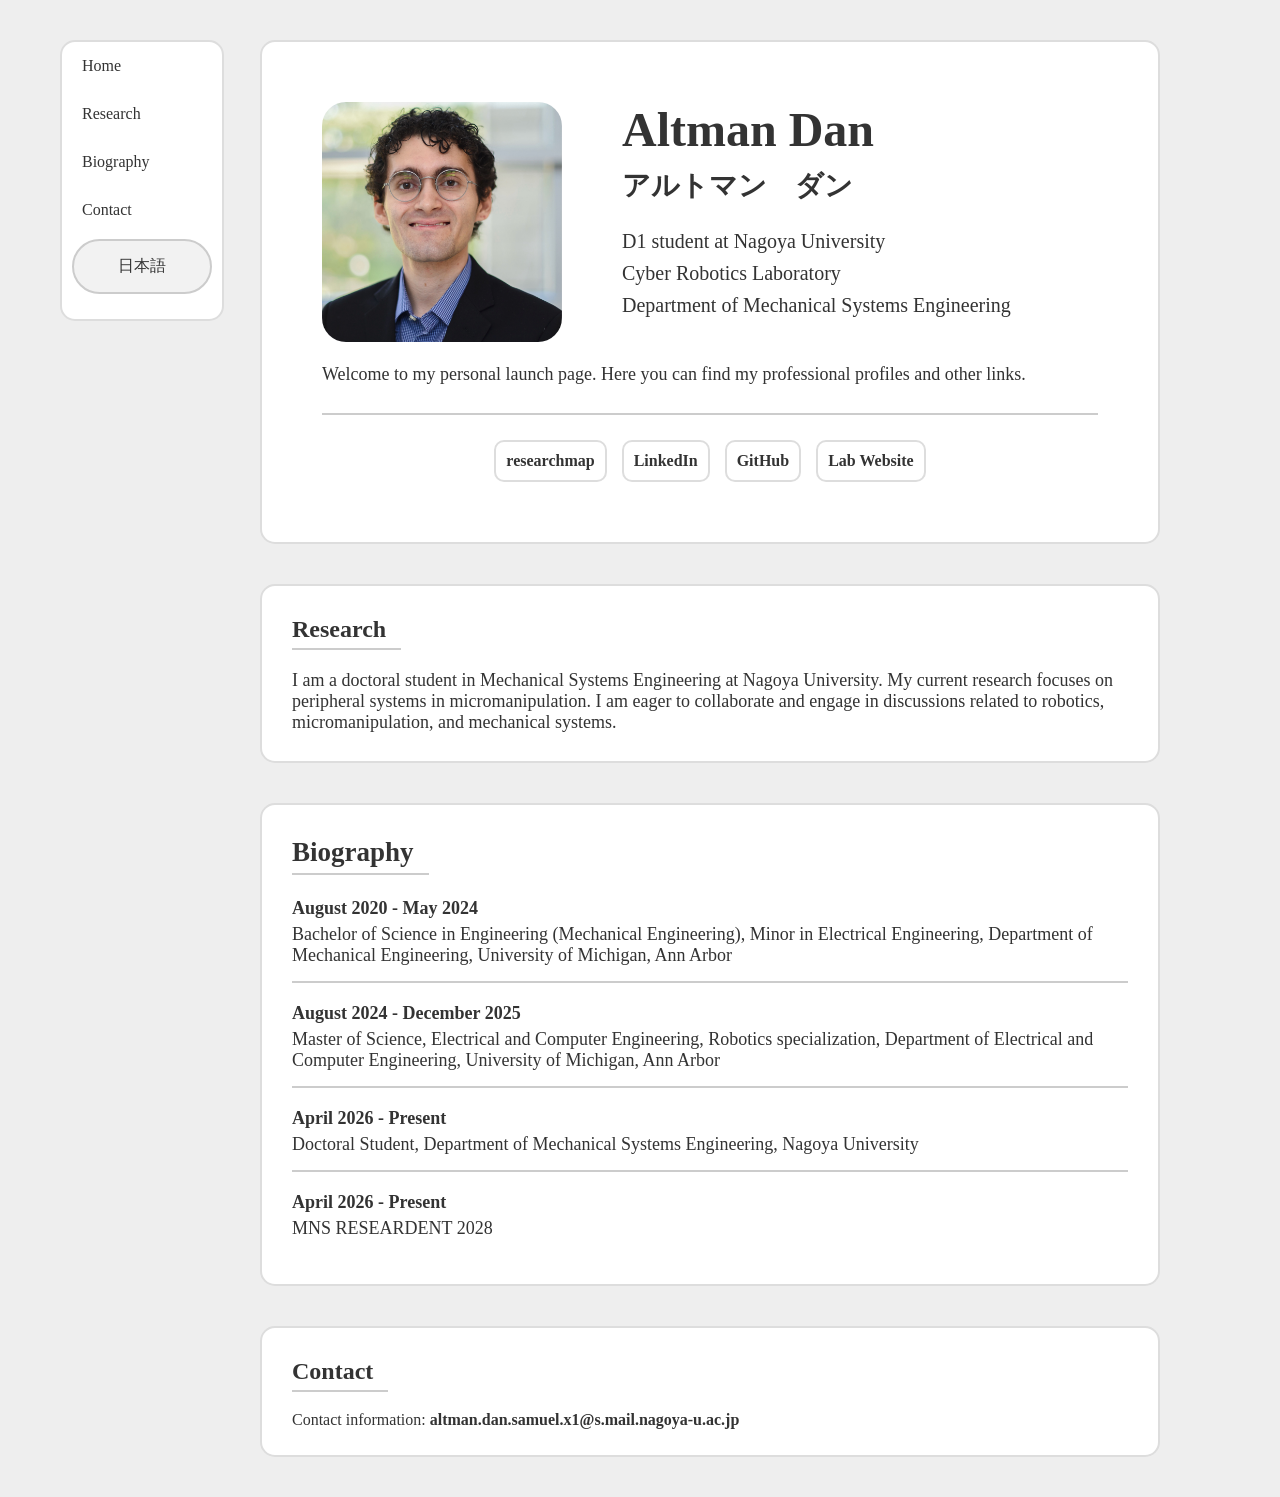
<file: index.html>
<!DOCTYPE html>
<html lang="en">
    
<head>
    <meta charset="UTF-8">
    <meta name="viewport" content="width=device-width, initial-scale=1.0">

    <title> Altman Dan Portfolio</title>

    <link rel="stylesheet" href="style.css">

</head>

<body class="eng">
    <nav class="sidebar">
        <a href="#home">
            Home
        </a>
        <a href="#research">
            Research
        </a>
        <a href="#education">
            Biography
        </a>
        <a href="#contact">
            Contact
        </a>
        <a href="index_ja.html" class="nihongo-link" lang="ja">
            日本語
        </a>
    </nav>

    <main class="container" id="home">
        <div class="top-content">
            <!-- Left side: Photo -->
            <div class="photo-section">
                <img src="images/altman_portfolio.jpeg" alt="My profile picture">
            </div>
            <!-- Right side: Introduction and Links -->
            <div class="content-section">
                <h1>
                    Altman Dan
                </h1>
                <h2 lang="ja">
                    アルトマン　ダン
                </h2>
                <p class="intro">
                    D1 student at Nagoya University <br>
                    Cyber Robotics Laboratory <br>
                    Department of Mechanical Systems Engineering <br>
                </p>
            </div>
        </div>
        <div class="launch-text">
            <p>
                Welcome to my personal launch page. Here you can find my professional profiles and other links. 
            </p>
        </div>
        <!-- Website links -->
            <!-- _blank means to open on a new tab-->
        <div class="links">
        <a href="https://researchmap.jp/dan_altman?lang=en" target="_blank">
            <strong>researchmap</strong>
        </a>

        <a href="https://www.linkedin.com/in/dan-s-altman/" target="_blank">
            <strong>LinkedIn</strong>
        </a>

        <a href="https://github.com/altmands" target="_blank">
            <strong>GitHub</strong>
        </a>
        <a href="https://cyr.mae.nagoya-u.ac.jp/en/index.html" target="_blank">
            <strong>Lab Website</strong>
        </a>
        <!-- <a href="#" class="coming-soon"> 
        <a href="Your_GoogleScholar_URL" target="_blank">
            Google Scholar

        </a>
        -->
        </div>
    </main>

    <section class="section-research" id="research">
        <h2>
            Research 
        </h2>
        <p>
            I am a doctoral student in Mechanical Systems Engineering at Nagoya University. My current research focuses on peripheral 
            systems in micromanipulation. I am eager to collaborate and engage in discussions related to robotics, micromanipulation, and 
            mechanical systems.
        </p>
    </section>

    <section class="section-education">
        <h2>
            Biography
        </h2>
        <div class="education-date">
            <strong>August 2020 - May 2024</strong>
            <p>
            Bachelor of Science in Engineering (Mechanical Engineering), Minor in Electrical Engineering, Department of Mechanical Engineering, 
            University of Michigan, Ann Arbor
            </p>
        </div>
        <div class="education-date">
            <strong>August 2024 - December 2025</strong>
            <p>
            Master of Science, Electrical and Computer Engineering, Robotics specialization, Department of Electrical and Computer Engineering, 
            University of Michigan, Ann Arbor
            </p>
        </div>
        <div class="education-date">
            <strong>April 2026 - Present</strong>
            <p>
            Doctoral Student, Department of Mechanical Systems Engineering, Nagoya University
            </p>
        </div>
        <div class="education-date">
            <strong>April 2026 - Present</strong>
            <p>
                MNS RESEARDENT 2028
            </p>
        </div>
    </section>

    <section class="section-contact" id="contact">
        <h2>
            Contact
        </h2>
            <p>
            Contact information: <strong>altman.dan.samuel.x1@s.mail.nagoya-u.ac.jp</strong>
            </p>
    </section>

</body>

</html>
</file>
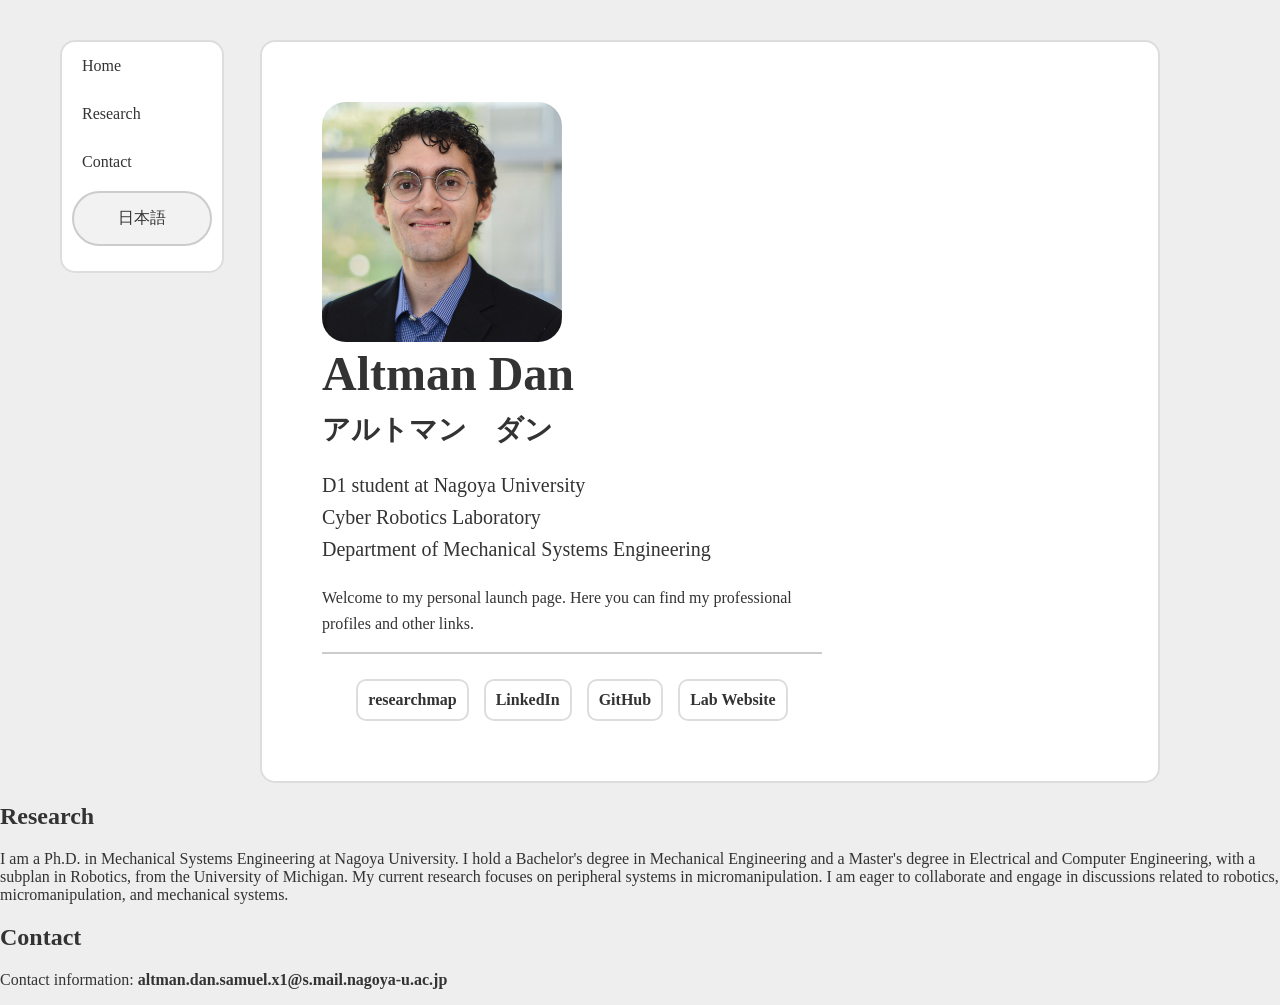
<file: index-alt-eng.html>
<!DOCTYPE html>
<html lang="en">
    
<head>
    <meta charset="UTF-8">
    <meta name="viewport" content="width=device-width, initial-scale=1.0">

    <title> Altman Dan Portfolio</title>

    <link rel="stylesheet" href="style.css">

</head>

<body>
    <nav class="sidebar">
        <a href="#home">
            Home
        </a>
        <a href="#research">
            Research
        </a>
        <a href="#contact">
            Contact
        </a>
        <a href="#" class="nihongo-link" lang="ja">
            日本語
        </a>

    </nav>

    <main class="container">
        <!-- Left side: Photo -->
        <div class="photo-section">
            <img src="images/altman_portfolio.jpeg" alt="My profile picture">

        </div>

        <!-- Right side: Introduction and Links -->
        <div class="content-section">
            <h1>
                Altman Dan

            </h1>
            <h2 lang="ja">
                アルトマン　ダン

            </h2>

            <p class="intro">
                D1 student at Nagoya University <br>
                Cyber Robotics Laboratory <br>
                Department of Mechanical Systems Engineering <br>

            </p>

            <p>
                Welcome to my personal launch page. Here you can find my professional profiles and other links. 

            </p>

            <!-- Website links -->
             <!-- _blank means to open on a new tab-->
             <div class="links">
                <a href="https://researchmap.jp/dan_altman" target="_blank">
                    <strong>researchmap</strong>
                </a>

                <a href="https://www.linkedin.com/in/dan-s-altman/" target="_blank">
                    <strong>LinkedIn</strong>
                </a>

                <a href="https://github.com/altmands" target="_blank">
                    <strong>GitHub</strong>
                </a>

                <a href="https://cyr.mae.nagoya-u.ac.jp/en/index.html" target="_blank">
                    <strong>Lab Website</strong>
                </a>

                <!-- <a href="#" class="coming-soon"> 
                <a href="Your_GoogleScholar_URL" target="_blank">
                    Google Scholar

                </a>
                -->

             </div>

        </div>
    </main>
    <section class="page-section" id="research">
        <h2>
            Research 
        </h2>
        <p>
            I am a Ph.D. in Mechanical Systems Engineering at Nagoya University. I hold a Bachelor's degree in Mechanical Engineering and a Master's degree
             in Electrical and Computer Engineering, with a subplan in Robotics, from the University of Michigan. My current research focuses on peripheral 
             systems in micromanipulation. I am eager to collaborate and engage in discussions related to robotics, micromanipulation, and 
             mechanical systems.
        </p>
    </section>

    <section class="page-section" id="contact">
        <h2>
            Contact
        </h2>
        <p>
            Contact information: <strong>altman.dan.samuel.x1@s.mail.nagoya-u.ac.jp</strong>
        </p>
    </section>

</body>

</html>
</file>
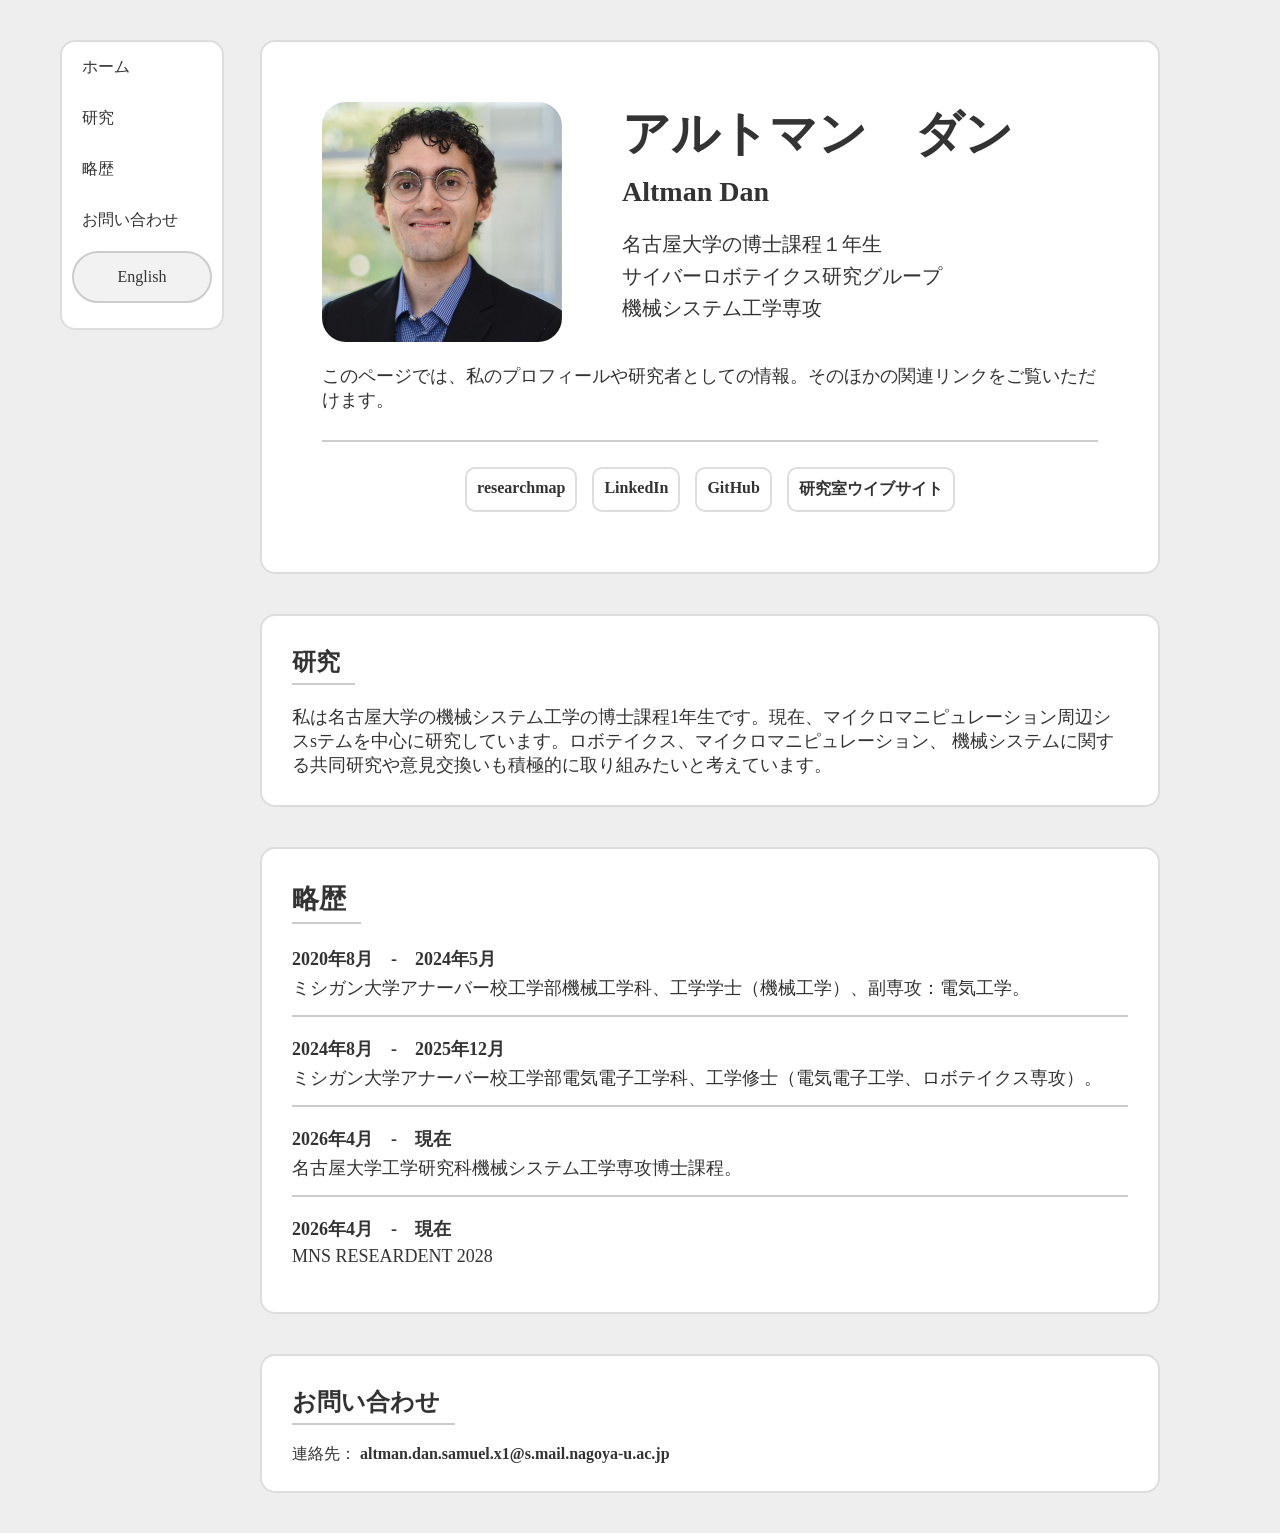
<file: index_ja.html>
<!DOCTYPE html>
<html lang="ja">
    
<head>
    <meta charset="UTF-8">
    <meta name="viewport" content="width=device-width, initial-scale=1.0">

    <title> Altman Dan Portfolio</title>

    <link rel="stylesheet" href="style.css">

</head>

<body class="ja">
    <nav class="sidebar">
        <a href="#home">
            ホーム
        </a>
        <a href="#research">
            研究
        </a>
        <a href="#education">
            略歴
        </a>
        <a href="#contact">
            お問い合わせ
        </a>
        <a href="index.html" class="english-link" lang="en">
            English
        </a>
    </nav>

    <main class="container" id="home">
        <div class="top-content">
            <!-- Left side: Photo -->
            <div class="photo-section">
                <img src="images/altman_portfolio.jpeg" alt="My profile picture">
            </div>
            <!-- Right side: Introduction and Links -->
            <div class="content-section">
                <h1>
                    アルトマン　ダン
                </h1>
                <h2 lang="en">
                    Altman Dan
                </h2>
                <p class="intro">
                    名古屋大学の博士課程１年生 <br>
                    サイバーロボテイクス研究グループ <br>
                    機械システム工学専攻 <br>
                </p>
            </div>
        </div>
        <div class="launch-text">
            <p>
                このページでは、私のプロフィールや研究者としての情報。そのほかの関連リンクをご覧いただけます。
            </p>
        </div>
        <!-- Website links -->
            <!-- _blank means to open on a new tab-->
        <div class="links">
        <a href="https://researchmap.jp/dan_altman?lang=ja" target="_blank">
            <strong lang="en">researchmap</strong>
        </a>

        <a href="https://www.linkedin.com/in/dan-s-altman/" target="_blank">
            <strong lang="en">LinkedIn</strong>
        </a>

        <a href="https://github.com/altmands" target="_blank">
            <strong lang="en">GitHub</strong>
        </a>
        <a href="https://cyr.mae.nagoya-u.ac.jp/index.html" target="_blank">
            <strong>研究室ウイブサイト</strong>
        </a>
        <!-- <a href="#" class="coming-soon"> 
        <a href="Your_GoogleScholar_URL" target="_blank">
            Google Scholar

        </a>
        -->
        </div>
    </main>

    <section class="section-research" id="research">
        <h2>
            研究
        </h2>
        <p>
            私は名古屋大学の機械システム工学の博士課程1年生です。現在、マイクロマニピュレーション周辺シスsテムを中心に研究しています。ロボテイクス、マイクロマニピュレーション、
            機械システムに関する共同研究や意見交換いも積極的に取り組みたいと考えています。
        </p>
    </section>

    <section class="section-education">
        <h2>
            略歴
        </h2>
        <div class="education-date">
            <strong>2020年8月　-　2024年5月</strong>
            <p>
            ミシガン大学アナーバー校工学部機械工学科、工学学士（機械工学）、副専攻：電気工学。
            </p>
        </div>
        <div class="education-date">
            <strong>2024年8月　-　2025年12月</strong>
            <p>
            ミシガン大学アナーバー校工学部電気電子工学科、工学修士（電気電子工学、ロボテイクス専攻）。
            </p>
        </div>
        <div class="education-date">
            <strong>2026年4月　-　現在</strong>
            <p>
            名古屋大学工学研究科機械システム工学専攻博士課程。
            </p>
        </div>
        <div class="education-date">
            <strong>2026年4月　-　現在</strong>
            <p lang="en">
                MNS RESEARDENT 2028
            </p>
        </div>
    </section>

    <section class="section-contact" id="contact">
        <h2>
            お問い合わせ
        </h2>
            <p>
            連絡先： <strong>altman.dan.samuel.x1@s.mail.nagoya-u.ac.jp</strong>
            </p>
    </section>

</body>

</html>
</file>
<file: style.css>
body {
    margin: 0;
    background-color: #eeeeee;
    color: #333;
}

body.eng {
    font-family: 'Times New Roman', Times, serif;
}

body.ja {
    font-family: 'Times New Roman', Times, serif;
}

h1 {
    font-size: 48px;
    margin-top: 0px;
    margin-bottom: 10px;
    
}

.container {
    /*min-height: 100vh; */
    display: flex;
    flex-direction: column;
    align-items: flex-start;
    /*justify-content: flex-start; */
    gap: 0px;
    padding: 60px 60px;
    box-sizing: border-box; 
    
    margin-top: 40px;
    margin-left: 260px;
    margin-right: 120px;
    
    border: 2px solid #ddd;
    border-radius: 15px;
    box-sizing: border-box;
    background-color: white;
}

.top-content {
    display: flex;
    /*align-items: flex-start; */
    justify-content: center;
    gap: 60px;
}

.photo-section img {
    width: 240px;
    height: 240px;
    object-fit: cover;

    margin-top: 0px;
    margin-left: 0px;
    /* for border of the picture */
    border-radius: 10%;

}

.content-section {
    /*margin-left: -30px; */
    max-width: 500px;
    
}

.content-section h1 {
    font-size: 48px;
    margin-top: 0px;
    margin-bottom: 10px; 
}
.content-section h2 {
    font-size: 28px;
    margin-top: 0px;
    margin-left: 0px;
    margin-bottom: 10px; 
}

.intro {
    /* margin-left: 0px; */
    font-size: 20px;

}

.content-section p {
    line-height: 1.6;

}

.launch-text {
    /*flex-basis: 100%; */
    display: flex;
    /* text-align: center; */
    font-size: 18px;
}

.links {
    align-self: stretch;
    display: flex;
    justify-content: center;
    gap: 15px;
    margin-top: 10px;
    padding-top: 25px;
    border-top: 2px solid #ccc;
}
.links a {
    /*display: block; */
    /* flex: 1; */
    padding: 10px;
    text-align: center;
    /* display: flex; */
    align-items: center;
    justify-content: center;
    text-decoration: none;
    color: #333;
    background-color: white;
    border: 2px solid #ddd;
    border-radius: 10px;
    transition: 0.2s;

}

.links a:hover {
    transform: translateY(-3px);
    
}

.sidebar {
    position: fixed;
    left: 0;
    top: 0;
    width: 160px;
    /*height: 100vh; */
    padding-top: 0px;
    padding-bottom: 20px;
    
    margin-top: 40px;
    margin-left: 60px;

    /* box-sizing: border-box; */
    border: 2px solid #ddd;
    border-radius: 15px;
    background-color: white;

}

.sidebar a {
    display: block;
    /* top-bottom padded by 15px and left-right padded by 20px */
    padding: 15px 20px;
    text-align: left;
    text-decoration: none;
    color: #333;
    
}

.sidebar a:hover {
    background-color: #ddd;

}

.sidebar .nihongo-link {
    border: 2px solid #ccc;
    border-radius: 60px;
    text-align: center;
    margin: 5px 10px;
    background-color: #f2f2f2;

}

.sidebar .english-link {
    border: 2px solid #ccc;
    border-radius: 60px;
    text-align: center;
    margin: 5px 10px;
    background-color: #f2f2f2;

}

.section-research {
    margin-left: 260px;
    margin-right: 120px;
    margin-top: 40px;
    margin-bottom: 40px;
    
    padding: 10px 30px;
    
    border: 2px solid #ddd;
    border-radius: 15px;
    box-sizing: border-box;
    background-color: white;

}

.section-research h2 {
    border-bottom: 2px solid #ccc;
    width: fit-content;
    padding: 0px 15px 5px 0px;

}

.section-research p {
    font-size: 18px;

}

.section-education {
    font-size: 18px;
    margin-left: 260px;
    margin-right: 120px;
    margin-top: 40px;
    margin-bottom: 20px;

    padding: 10px 30px;

    border: 2px solid #ddd;
    border-radius: 15px;
    box-sizing: border-box;
    background-color: white;

}

.section-education h2 {
    border-bottom: 2px solid #ccc;
    width: fit-content;
    padding: 0px 15px 5px 0px;
}

.education-date {
    border-bottom: 2px solid #ccc;
    /* width: fit-content; */

    /* top right bottom left */
    padding-bottom: 15px;
    margin-bottom: 20px;

}
.education-date:last-child {
    border-bottom: none;

}

.education-date p {
    margin-top: 5px;
    margin-bottom: 0;

}
/* CSS class selector */
.section-contact {
    margin-left: 260px;
    margin-right: 120px;
    margin-top: 40px;
    margin-bottom: 40px;

    padding: 10px 30px;

    border: 2px solid #ddd;
    border-radius: 15px;
    background-color: white;
    
}

.section-contact h2 {
    border-bottom: 2px solid #ccc;
    width: fit-content;
    padding: 0px 15px 5px 0px;

}
.email {
    font-weight: bold;
}

.coming-soon {
    color: #999 !important;

}

/* for mobile phone version */
/* in future if wanted can add orientation: portrait and landscape mode */
/* portrait and landscape mode are already built-in media features */ 
@media (max-width: 900px) {
   .container {
    margin-top: 20px;
    margin-left: 10px;
    margin-right: 10px;
    padding: 25px 20px;
    width: auto;
    box-sizing: border-box;

   }
   
   .top-content {
    flex-direction: column;
    align-items: center;
    justify-content: center;
    gap: 25px;
    width: 100%;

   }

   .photo-section img {
    width: 180px;
    height: 180px;

   }

   .content-section {
    width: 100%;
    max-width: 100%;
    box-sizing: border-box;
    text-align: center;

   }

   .content-section h1 {
    font-size: 36px;

   }

   .content-section h2 {
    font-size: 22px;

   }

   .intro {
    font-size: 18px;

   }

   .launch-text {
    display: block;
    width: 100%;
    box-sizing: border-box;
    font-size: 17px;

   }

   .links {
    width: 100%;
    box-sizing: border-box;
    flex-wrap: wrap;
    justify-content: center;

   }

   .section-research, .section-education, .section-contact {
    margin-left: 10px;
    margin-right: 10px;
    padding: 10px 20px;
    width: auto;
    max-width: none;
    box-sizing: border-box;

   }

   .section-research p, .section-education p, .section-contact p {
    overflow-wrap: break-word;

   }

   .sidebar {
    position: static;
    width: auto;
    margin: 10px;
    padding: 0px;
    box-sizing: border-box;

   }
}
</file>
